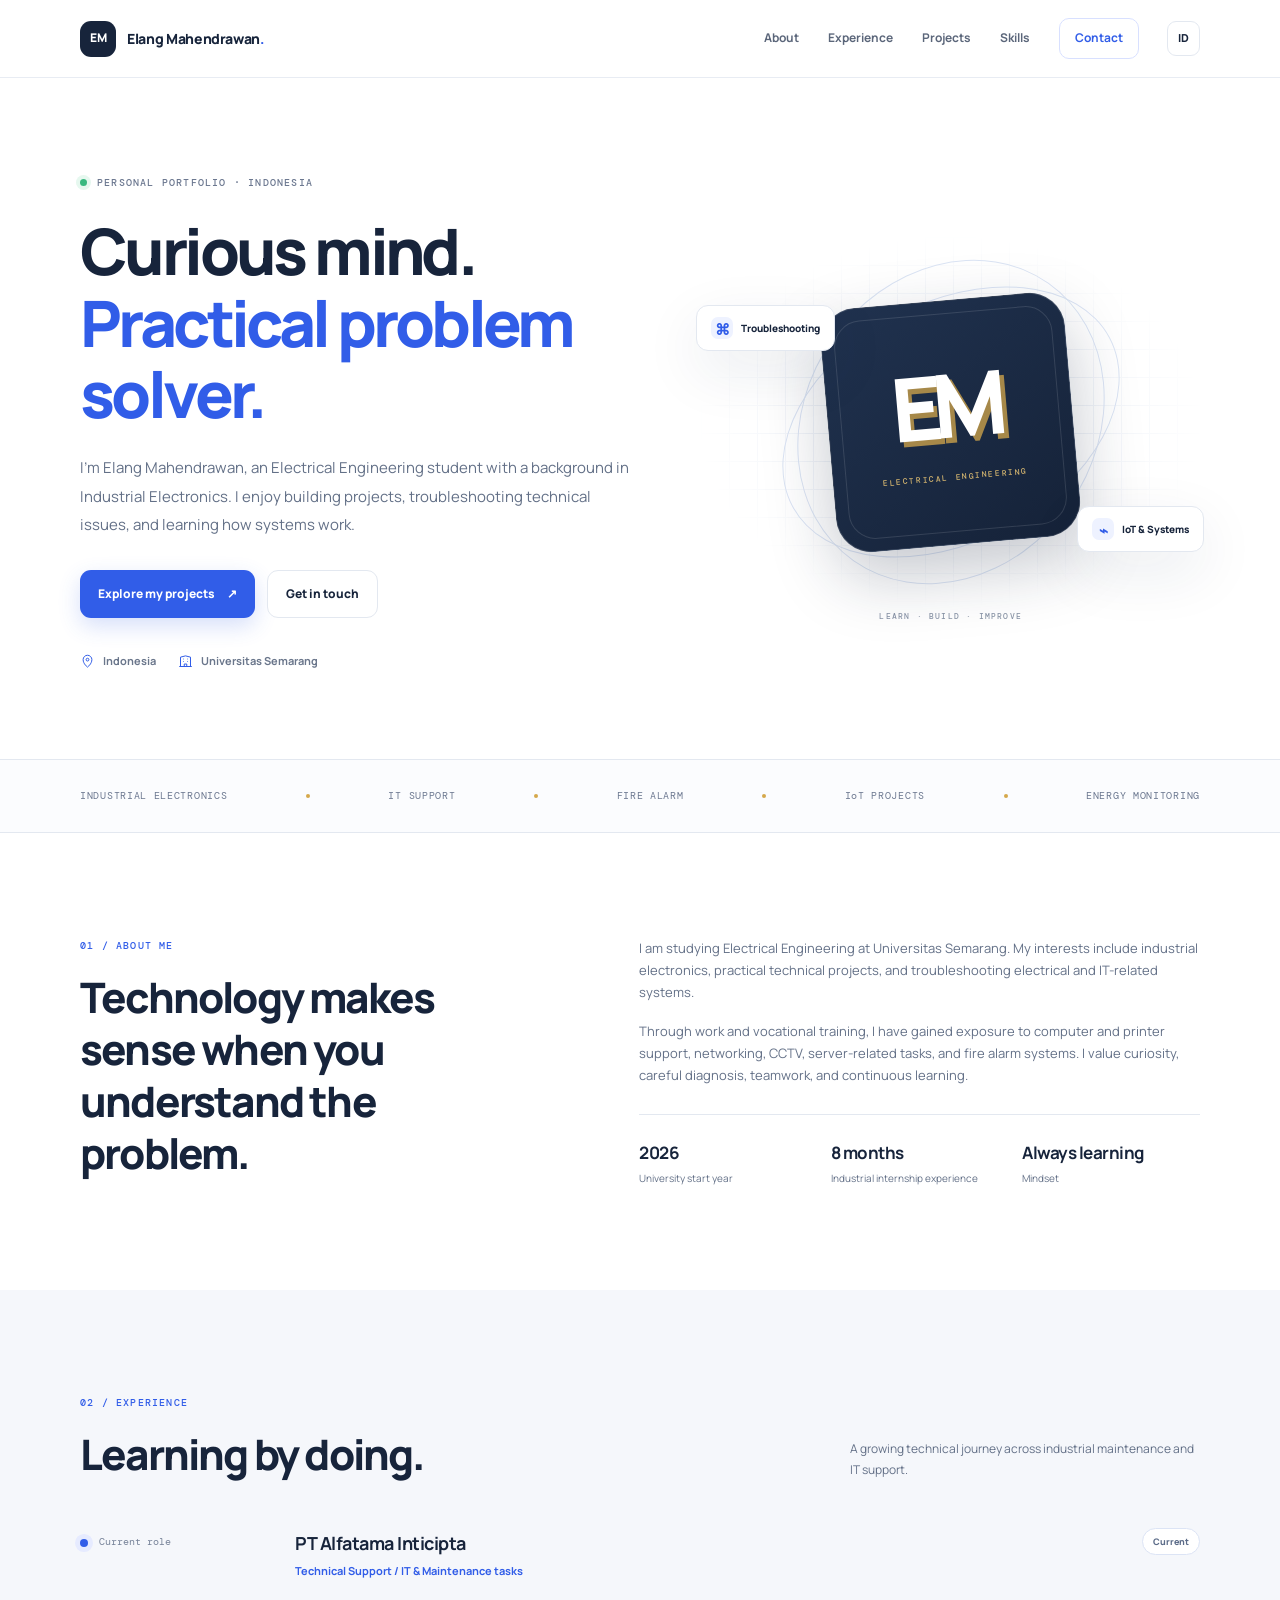
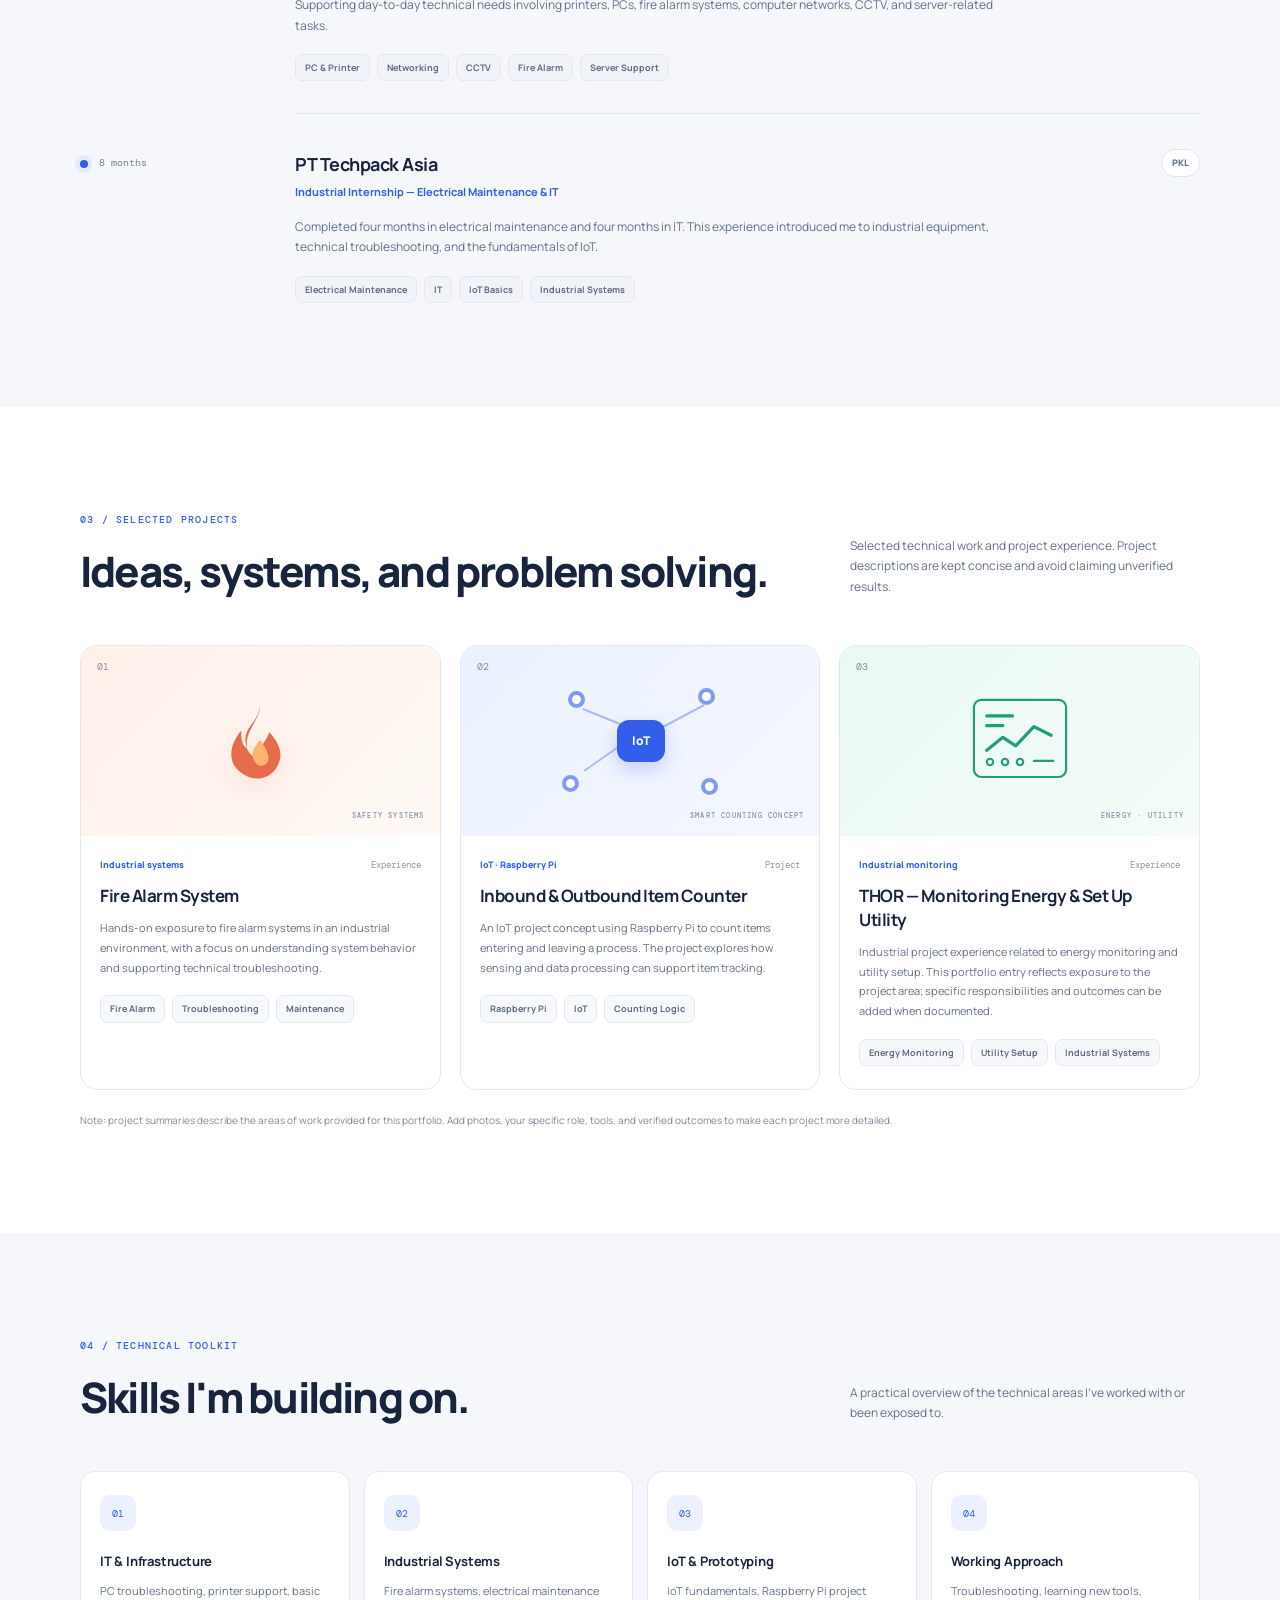
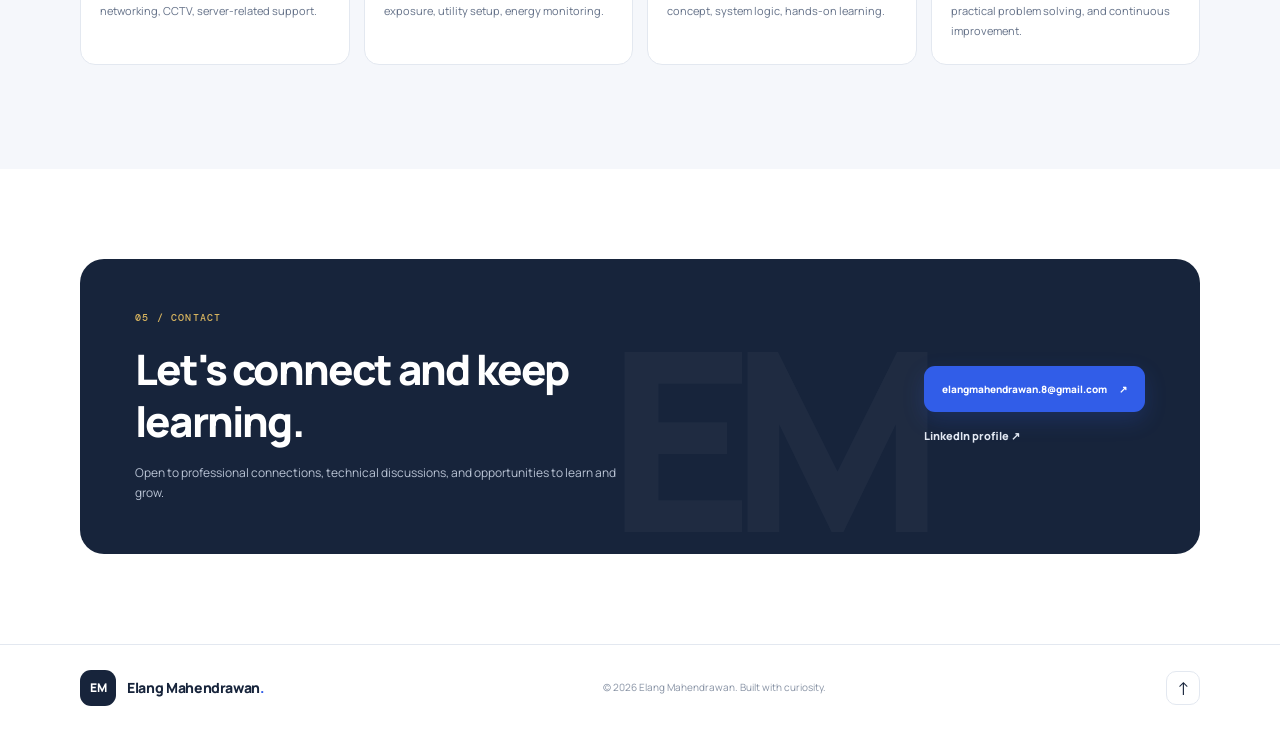
<file: index.html>
<!doctype html>
<html lang="en">
<head>
<meta charset="utf-8">
<meta name="viewport" content="width=device-width, initial-scale=1">
<meta name="theme-color" content="#f6f8fc">
<meta name="description" content="Portfolio of Elang Mahendrawan, Electrical Engineering student at Universitas Semarang, interested in industrial electronics, troubleshooting, IT support, fire alarm systems, CCTV, networking, and IoT projects.">
<meta name="author" content="Elang Mahendrawan">
<meta property="og:type" content="website">
<meta property="og:title" content="Elang Mahendrawan | Electrical Engineering & Industrial Electronics">
<meta property="og:description" content="Personal portfolio in electrical engineering, industrial maintenance, IT support, and IoT projects.">
<meta name="robots" content="index,follow">
<title>Elang Mahendrawan | Electrical Engineering & Industrial Electronics</title>
<link rel="icon" href="favicon.svg" type="image/svg+xml">
<link rel="stylesheet" href="style.css">
<script type="application/ld+json">
{"@context":"https://schema.org","@type":"Person","name":"Elang Mahendrawan","email":"mailto:elangmahendrawan.8@gmail.com","jobTitle":"Electrical Engineering Student","alumniOf":{"@type":"CollegeOrUniversity","name":"Universitas Semarang"},"knowsAbout":["Electrical Engineering","Industrial Electronics","Troubleshooting","IT Support","Fire Alarm Systems","Computer Networking","CCTV","Internet of Things","Energy Monitoring"]}
</script>
</head>
<body>
<a class="skip-link" href="#main">Skip to content</a>
<header class="site-header"><div class="container nav-wrap">
<a class="brand" href="#home" aria-label="Elang Mahendrawan home"><span class="brand-mark">EM</span><span class="brand-name">Elang Mahendrawan<span class="brand-dot">.</span></span></a>
<button class="menu-toggle" id="menuToggle" aria-expanded="false" aria-controls="siteNav" aria-label="Open navigation menu"><span></span><span></span><span></span></button>
<nav class="site-nav" id="siteNav" aria-label="Main navigation">
<a href="#about" data-en="About" data-id="Tentang">About</a><a href="#experience" data-en="Experience" data-id="Pengalaman">Experience</a><a href="#projects" data-en="Projects" data-id="Proyek">Projects</a><a href="#skills" data-en="Skills" data-id="Keahlian">Skills</a><a href="#contact" class="nav-cta" data-en="Contact" data-id="Kontak">Contact</a>
</nav><button class="language-toggle" id="languageToggle" type="button" aria-label="Switch website language">ID</button>
</div></header>
<main id="main">
<section class="hero section" id="home"><div class="container hero-grid"><div class="hero-copy">
<p class="eyebrow"><span class="status-dot"></span><span data-en="PERSONAL PORTFOLIO · INDONESIA" data-id="PORTOFOLIO PRIBADI · INDONESIA">PERSONAL PORTFOLIO · INDONESIA</span></p>
<h1><span data-en="Curious mind." data-id="Selalu ingin tahu.">Curious mind.</span><br><span class="accent" data-en="Practical problem solver." data-id="Suka memecahkan masalah.">Practical problem solver.</span></h1>
<p class="hero-lead" data-en="I'm Elang Mahendrawan, an Electrical Engineering student with a background in Industrial Electronics. I enjoy building projects, troubleshooting technical issues, and learning how systems work." data-id="Saya Elang Mahendrawan, mahasiswa Teknik Elektro dengan latar belakang Teknik Elektronika Industri. Saya senang membuat proyek, melakukan troubleshooting, dan mempelajari cara kerja sebuah sistem.">I'm Elang Mahendrawan, an Electrical Engineering student with a background in Industrial Electronics. I enjoy building projects, troubleshooting technical issues, and learning how systems work.</p>
<div class="hero-actions"><a class="button button-primary" href="#projects"><span data-en="Explore my projects" data-id="Lihat proyek saya">Explore my projects</span><span aria-hidden="true"> ↗</span></a><a class="button button-secondary" href="#contact" data-en="Get in touch" data-id="Hubungi saya">Get in touch</a></div>
<div class="hero-meta"><span><svg viewBox="0 0 24 24" aria-hidden="true"><path d="M12 21s7-5.2 7-12a7 7 0 1 0-14 0c0 6.8 7 12 7 12Z"/><circle cx="12" cy="9" r="2.2"/></svg> Indonesia</span><span><svg viewBox="0 0 24 24" aria-hidden="true"><path d="M4 20V5l8-2 8 2v15M2 20h20M8 8h1m6 0h1M8 12h1m6 0h1M10 20v-4h4v4"/></svg> Universitas Semarang</span></div>
</div><div class="hero-visual" aria-label="EM monogram visual"><div class="visual-grid"></div><div class="orbit orbit-one"></div><div class="orbit orbit-two"></div><div class="monogram-card"><span class="monogram">EM</span><span class="monogram-caption">ELECTRICAL ENGINEERING</span></div><span class="floating-chip chip-one"><span class="chip-icon">⌘</span> Troubleshooting</span><span class="floating-chip chip-two"><span class="chip-icon">⌁</span> IoT & Systems</span><span class="visual-note">LEARN · BUILD · IMPROVE</span></div></div></section>
<section class="trust-strip" aria-label="Areas of interest"><div class="container strip-inner"><span>INDUSTRIAL ELECTRONICS</span><i></i><span>IT SUPPORT</span><i></i><span>FIRE ALARM</span><i></i><span>IoT PROJECTS</span><i></i><span>ENERGY MONITORING</span></div></section>
<section class="section" id="about"><div class="container two-column"><div><p class="section-kicker">01 / <span data-en="ABOUT ME" data-id="TENTANG SAYA">ABOUT ME</span></p><h2 data-en="Technology makes sense when you understand the problem." data-id="Teknologi menjadi berarti saat kita memahami masalahnya.">Technology makes sense when you understand the problem.</h2></div><div class="about-copy">
<p data-en="I am studying Electrical Engineering at Universitas Semarang. My interests include industrial electronics, practical technical projects, and troubleshooting electrical and IT-related systems." data-id="Saya menempuh pendidikan Teknik Elektro di Universitas Semarang. Saya tertarik pada elektronika industri, proyek teknis yang aplikatif, serta troubleshooting pada sistem kelistrikan dan teknologi informasi.">I am studying Electrical Engineering at Universitas Semarang. My interests include industrial electronics, practical technical projects, and troubleshooting electrical and IT-related systems.</p>
<p data-en="Through work and vocational training, I have gained exposure to computer and printer support, networking, CCTV, server-related tasks, and fire alarm systems. I value curiosity, careful diagnosis, teamwork, and continuous learning." data-id="Melalui pekerjaan dan pengalaman praktik, saya mendapat pengalaman menangani dukungan komputer dan printer, jaringan, CCTV, pekerjaan terkait server, serta sistem fire alarm. Saya menghargai rasa ingin tahu, diagnosis yang teliti, kerja sama tim, dan kemauan untuk terus belajar.">Through work and vocational training, I have gained exposure to computer and printer support, networking, CCTV, server-related tasks, and fire alarm systems. I value curiosity, careful diagnosis, teamwork, and continuous learning.</p>
<div class="about-facts"><div><strong>2026</strong><span data-en="University start year" data-id="Tahun mulai kuliah">University start year</span></div><div><strong>8 months</strong><span data-en="Industrial internship experience" data-id="Pengalaman PKL industri">Industrial internship experience</span></div><div><strong>Always learning</strong><span data-en="Mindset" data-id="Prinsip belajar">Mindset</span></div></div>
</div></div></section>
<section class="section section-tint" id="experience"><div class="container"><div class="section-heading"><div><p class="section-kicker">02 / <span data-en="EXPERIENCE" data-id="PENGALAMAN">EXPERIENCE</span></p><h2 data-en="Learning by doing." data-id="Belajar lewat praktik.">Learning by doing.</h2></div><p data-en="A growing technical journey across industrial maintenance and IT support." data-id="Perjalanan teknis yang terus berkembang di bidang maintenance industri dan dukungan IT.">A growing technical journey across industrial maintenance and IT support.</p></div>
<div class="timeline">
<article class="timeline-item"><div class="timeline-date"><span class="timeline-dot"></span><span data-en="Current role" data-id="Pekerjaan saat ini">Current role</span></div><div class="timeline-content"><div class="timeline-title"><div><h3>PT Alfatama Inticipta</h3><p class="role" data-en="Technical Support / IT & Maintenance tasks" data-id="Dukungan Teknis / Tugas IT & Maintenance">Technical Support / IT & Maintenance tasks</p></div><span class="pill" data-en="Current" data-id="Saat ini">Current</span></div><p data-en="Supporting day-to-day technical needs involving printers, PCs, fire alarm systems, computer networks, CCTV, and server-related tasks." data-id="Mendukung kebutuhan teknis sehari-hari yang meliputi printer, PC, sistem fire alarm, jaringan komputer, CCTV, dan pekerjaan terkait server.">Supporting day-to-day technical needs involving printers, PCs, fire alarm systems, computer networks, CCTV, and server-related tasks.</p><div class="tag-row"><span>PC & Printer</span><span>Networking</span><span>CCTV</span><span>Fire Alarm</span><span>Server Support</span></div></div></article>
<article class="timeline-item"><div class="timeline-date"><span class="timeline-dot"></span><span data-en="8 months" data-id="8 bulan">8 months</span></div><div class="timeline-content"><div class="timeline-title"><div><h3>PT Techpack Asia</h3><p class="role" data-en="Industrial Internship — Electrical Maintenance & IT" data-id="PKL Industri — Maintenance Listrik & IT">Industrial Internship — Electrical Maintenance & IT</p></div><span class="pill">PKL</span></div><p data-en="Completed four months in electrical maintenance and four months in IT. This experience introduced me to industrial equipment, technical troubleshooting, and the fundamentals of IoT." data-id="Menjalani empat bulan di bagian maintenance listrik dan empat bulan di bidang IT. Pengalaman ini memperkenalkan saya pada peralatan industri, troubleshooting teknis, dan dasar-dasar IoT.">Completed four months in electrical maintenance and four months in IT. This experience introduced me to industrial equipment, technical troubleshooting, and the fundamentals of IoT.</p><div class="tag-row"><span>Electrical Maintenance</span><span>IT</span><span>IoT Basics</span><span>Industrial Systems</span></div></div></article>
</div></div></section>
<section class="section" id="projects"><div class="container"><div class="section-heading"><div><p class="section-kicker">03 / <span data-en="SELECTED PROJECTS" data-id="PROYEK PILIHAN">SELECTED PROJECTS</span></p><h2 data-en="Ideas, systems, and problem solving." data-id="Ide, sistem, dan pemecahan masalah.">Ideas, systems, and problem solving.</h2></div><p data-en="Selected technical work and project experience. Project descriptions are kept concise and avoid claiming unverified results." data-id="Pilihan pekerjaan teknis dan pengalaman proyek. Deskripsi dibuat ringkas tanpa mengklaim hasil yang belum terverifikasi.">Selected technical work and project experience. Project descriptions are kept concise and avoid claiming unverified results.</p></div>
<div class="project-grid">
<article class="project-card"><div class="project-visual visual-fire"><span class="project-number">01</span><svg viewBox="0 0 120 100" aria-hidden="true"><path d="M60 12c-2 20-19 23-15 43 2 9 8 13 15 15-3-13 7-19 10-29 12 13 16 26 7 39-7 10-21 14-33 7C22 75 28 53 40 39c-1 15 4 18 6 19C44 37 60 29 60 12Z"/><path d="M60 49c-7 9-10 15-6 23 2 4 7 6 11 4 8-5 3-16-5-27Z" class="inner-flame"/></svg><span class="visual-label">SAFETY SYSTEMS</span></div><div class="project-body"><div class="project-topline"><span class="project-type" data-en="Industrial systems" data-id="Sistem industri">Industrial systems</span><span class="project-status" data-en="Experience" data-id="Pengalaman">Experience</span></div><h3>Fire Alarm System</h3><p data-en="Hands-on exposure to fire alarm systems in an industrial environment, with a focus on understanding system behavior and supporting technical troubleshooting." data-id="Pengalaman praktik dengan sistem fire alarm di lingkungan industri, dengan fokus memahami perilaku sistem dan mendukung troubleshooting teknis.">Hands-on exposure to fire alarm systems in an industrial environment, with a focus on understanding system behavior and supporting technical troubleshooting.</p><div class="tag-row"><span>Fire Alarm</span><span>Troubleshooting</span><span>Maintenance</span></div></div></article>
<article class="project-card"><div class="project-visual visual-iot"><span class="project-number">02</span><div class="iot-graphic"><span class="node node-a"></span><span class="node node-b"></span><span class="node node-c"></span><span class="node node-d"></span><span class="iot-line line-a"></span><span class="iot-line line-b"></span><span class="iot-line line-c"></span><span class="iot-core">IoT</span></div><span class="visual-label">SMART COUNTING CONCEPT</span></div><div class="project-body"><div class="project-topline"><span class="project-type">IoT · Raspberry Pi</span><span class="project-status" data-en="Project" data-id="Proyek">Project</span></div><h3 data-en="Inbound & Outbound Item Counter" data-id="Penghitung Barang Masuk & Keluar">Inbound & Outbound Item Counter</h3><p data-en="An IoT project concept using Raspberry Pi to count items entering and leaving a process. The project explores how sensing and data processing can support item tracking." data-id="Konsep proyek IoT menggunakan Raspberry Pi untuk menghitung barang yang masuk dan keluar dari suatu proses. Proyek ini mengeksplorasi bagaimana sensor dan pengolahan data dapat membantu pelacakan barang.">An IoT project concept using Raspberry Pi to count items entering and leaving a process. The project explores how sensing and data processing can support item tracking.</p><div class="tag-row"><span>Raspberry Pi</span><span>IoT</span><span>Counting Logic</span></div></div></article>
<article class="project-card"><div class="project-visual visual-energy"><span class="project-number">03</span><svg viewBox="0 0 140 100" aria-hidden="true"><rect x="27" y="12" width="86" height="72" rx="7"/><path d="M39 27h24M39 36h15M39 59l15-12 12 8 17-18 16 8"/><path d="M83 69h18"/><circle cx="42" cy="70" r="3"/><circle cx="56" cy="70" r="3"/><circle cx="70" cy="70" r="3"/></svg><span class="visual-label">ENERGY · UTILITY</span></div><div class="project-body"><div class="project-topline"><span class="project-type" data-en="Industrial monitoring" data-id="Monitoring industri">Industrial monitoring</span><span class="project-status" data-en="Experience" data-id="Pengalaman">Experience</span></div><h3>THOR — Monitoring Energy & Set Up Utility</h3><p data-en="Industrial project experience related to energy monitoring and utility setup. This portfolio entry reflects exposure to the project area; specific responsibilities and outcomes can be added when documented." data-id="Pengalaman proyek industri yang berkaitan dengan monitoring energi dan setup utility. Entri ini menunjukkan paparan pada bidang proyek tersebut; tanggung jawab dan hasil spesifik dapat ditambahkan setelah terdokumentasi.">Industrial project experience related to energy monitoring and utility setup. This portfolio entry reflects exposure to the project area; specific responsibilities and outcomes can be added when documented.</p><div class="tag-row"><span>Energy Monitoring</span><span>Utility Setup</span><span>Industrial Systems</span></div></div></article>
</div><p class="project-note" data-en="Note: project summaries describe the areas of work provided for this portfolio. Add photos, your specific role, tools, and verified outcomes to make each project more detailed." data-id="Catatan: ringkasan proyek menggambarkan bidang pekerjaan yang disampaikan untuk portofolio ini. Tambahkan foto, peran spesifik, alat yang digunakan, dan hasil terverifikasi agar tiap proyek lebih detail.">Note: project summaries describe the areas of work provided for this portfolio. Add photos, your specific role, tools, and verified outcomes to make each project more detailed.</p>
</div></section>
<section class="section section-tint" id="skills"><div class="container"><div class="section-heading"><div><p class="section-kicker">04 / <span data-en="TECHNICAL TOOLKIT" data-id="PERANGKAT TEKNIS">TECHNICAL TOOLKIT</span></p><h2 data-en="Skills I'm building on." data-id="Keahlian yang terus saya kembangkan.">Skills I'm building on.</h2></div><p data-en="A practical overview of the technical areas I've worked with or been exposed to." data-id="Gambaran praktis bidang teknis yang pernah saya kerjakan atau pelajari.">A practical overview of the technical areas I've worked with or been exposed to.</p></div>
<div class="skills-grid">
<div class="skill-group"><div class="skill-icon">01</div><h3 data-en="IT & Infrastructure" data-id="IT & Infrastruktur">IT & Infrastructure</h3><p>PC troubleshooting, printer support, basic networking, CCTV, server-related support.</p></div>
<div class="skill-group"><div class="skill-icon">02</div><h3 data-en="Industrial Systems" data-id="Sistem Industri">Industrial Systems</h3><p>Fire alarm systems, electrical maintenance exposure, utility setup, energy monitoring.</p></div>
<div class="skill-group"><div class="skill-icon">03</div><h3 data-en="IoT & Prototyping" data-id="IoT & Prototyping">IoT & Prototyping</h3><p>IoT fundamentals, Raspberry Pi project concept, system logic, hands-on learning.</p></div>
<div class="skill-group"><div class="skill-icon">04</div><h3 data-en="Working Approach" data-id="Cara Bekerja">Working Approach</h3><p data-en="Troubleshooting, learning new tools, practical problem solving, and continuous improvement." data-id="Troubleshooting, mempelajari alat baru, pemecahan masalah praktis, dan perbaikan berkelanjutan.">Troubleshooting, learning new tools, practical problem solving, and continuous improvement.</p></div>
</div></div></section>
<section class="section contact-section" id="contact"><div class="container contact-panel"><div><p class="section-kicker">05 / <span data-en="CONTACT" data-id="KONTAK">CONTACT</span></p><h2 data-en="Let's connect and keep learning." data-id="Mari terhubung dan terus belajar.">Let's connect and keep learning.</h2><p data-en="Open to professional connections, technical discussions, and opportunities to learn and grow." data-id="Terbuka untuk koneksi profesional, diskusi teknis, serta kesempatan untuk belajar dan berkembang.">Open to professional connections, technical discussions, and opportunities to learn and grow.</p></div><div class="contact-actions"><a class="button button-primary" href="mailto:elangmahendrawan.8@gmail.com">elangmahendrawan.8@gmail.com <span aria-hidden="true">↗</span></a><a class="text-link" href="https://www.linkedin.com/in/elang-mahendrawan-85733a414/" target="_blank" rel="noopener noreferrer">LinkedIn profile <span aria-hidden="true">↗</span></a></div></div></section>
</main>
<footer class="site-footer"><div class="container footer-inner"><a class="brand" href="#home"><span class="brand-mark">EM</span><span class="brand-name">Elang Mahendrawan<span class="brand-dot">.</span></span></a><p>© <span id="year"></span> Elang Mahendrawan. <span data-en="Built with curiosity." data-id="Dibangun dengan rasa ingin tahu.">Built with curiosity.</span></p><a class="back-top" href="#home" aria-label="Back to top">↑</a></div></footer>
<script src="script.js"></script>
</body></html>
</file>
<file: style.css>
@import url('https://fonts.googleapis.com/css2?family=DM+Mono:wght@400;500&family=Manrope:wght@400;500;600;700;800&display=swap');
:root{--ink:#17243b;--muted:#637087;--line:#e3e8f0;--paper:#fff;--tint:#f5f7fb;--blue:#315de8;--blue-dark:#2447c7;--gold:#d5a84b;--radius:22px;--shadow:0 20px 60px rgba(27,45,80,.09)}
*{box-sizing:border-box}html{scroll-behavior:smooth;scroll-padding-top:92px}body{margin:0;font-family:Manrope,Arial,sans-serif;color:var(--ink);background:var(--paper);line-height:1.7;-webkit-font-smoothing:antialiased}a{color:inherit;text-decoration:none}button{font:inherit}.container{width:min(1120px,calc(100% - 44px));margin-inline:auto}.section{padding:104px 0}.skip-link{position:absolute;left:12px;top:-60px;background:var(--ink);color:white;padding:10px 14px;border-radius:8px;z-index:99}.skip-link:focus{top:12px}.site-header{height:78px;position:sticky;top:0;background:rgba(255,255,255,.92);backdrop-filter:blur(16px);border-bottom:1px solid rgba(227,232,240,.8);z-index:20}.nav-wrap{height:100%;display:flex;align-items:center;gap:28px}.brand{display:inline-flex;align-items:center;gap:11px;font-weight:800;white-space:nowrap}.brand-mark{display:grid;place-items:center;width:36px;height:36px;border-radius:11px;background:var(--ink);color:white;font-size:12px;letter-spacing:-.5px}.brand-name{font-size:14px;letter-spacing:-.35px}.brand-dot{color:var(--blue)}.site-nav{display:flex;align-items:center;gap:29px;margin-left:auto}.site-nav a{font-size:12px;font-weight:700;color:#5b667a;transition:color .2s}.site-nav a:hover,.text-link:hover{color:var(--blue)}.site-nav .nav-cta{color:var(--blue);padding:9px 15px;border:1px solid #d8e0ff;border-radius:10px}.language-toggle{border:1px solid var(--line);background:white;color:var(--ink);border-radius:9px;padding:7px 10px;font-size:11px;font-weight:800;cursor:pointer}.menu-toggle{display:none;background:none;border:0;padding:8px}.menu-toggle span{display:block;width:22px;height:2px;background:var(--ink);margin:5px}.hero{padding:96px 0 88px;overflow:hidden}.hero-grid{display:grid;grid-template-columns:1.05fr .95fr;align-items:center;gap:70px}.eyebrow,.section-kicker,.visual-note,.monogram-caption,.visual-label{font-family:"DM Mono",monospace;letter-spacing:1.2px;font-size:10px;font-weight:500}.eyebrow{display:flex;align-items:center;gap:10px;color:#6c7890;margin:0 0 24px}.status-dot{width:7px;height:7px;background:#39b980;border-radius:50%;box-shadow:0 0 0 4px #e6f8ef}.hero h1{font-size:clamp(42px,5vw,65px);letter-spacing:-3.6px;line-height:1.12;margin:0 0 24px;font-weight:800}.accent{color:var(--blue)}.hero-lead{max-width:550px;color:var(--muted);font-size:15px;line-height:1.9;margin:0}.hero-actions{display:flex;flex-wrap:wrap;gap:12px;margin-top:30px}.button{display:inline-flex;align-items:center;justify-content:center;gap:12px;padding:13px 18px;border-radius:11px;font-size:12px;font-weight:800;transition:transform .2s,background .2s;min-height:46px}.button:hover{transform:translateY(-2px)}.button-primary{background:var(--blue);color:white;box-shadow:0 8px 22px rgba(49,93,232,.2)}.button-primary:hover{background:var(--blue-dark)}.button-secondary{border:1px solid var(--line);background:white}.hero-meta{display:flex;flex-wrap:wrap;gap:22px;margin-top:34px;color:#6a768b;font-size:11px;font-weight:700}.hero-meta span{display:flex;align-items:center;gap:8px}.hero-meta svg{width:15px;height:15px;fill:none;stroke:var(--blue);stroke-width:1.6}.hero-visual{position:relative;min-height:410px;display:grid;place-items:center}.visual-grid{position:absolute;inset:20px 0;background-image:linear-gradient(#e8edf5 1px,transparent 1px),linear-gradient(90deg,#e8edf5 1px,transparent 1px);background-size:28px 28px;mask-image:radial-gradient(ellipse,black 20%,transparent 72%)}.orbit{position:absolute;border:1px solid #dbe4f4;border-radius:50%;transform:rotate(-28deg)}.orbit-one{width:360px;height:240px}.orbit-two{width:290px;height:340px;transform:rotate(35deg)}.monogram-card{width:245px;height:245px;background:linear-gradient(145deg,#20324f,#152238);border-radius:36px;box-shadow:0 25px 65px rgba(23,36,59,.25);display:flex;flex-direction:column;align-items:center;justify-content:center;position:relative;z-index:2;transform:rotate(-5deg);border:1px solid rgba(255,255,255,.15)}.monogram-card:after{content:"";position:absolute;inset:12px;border:1px solid rgba(255,255,255,.12);border-radius:27px}.monogram{font-size:88px;font-weight:800;letter-spacing:-10px;line-height:1;color:white;text-shadow:4px 5px 0 rgba(213,168,75,.75);margin-left:-9px}.monogram-caption{color:#d4b56f;margin-top:23px;font-size:8px;letter-spacing:1.6px}.floating-chip{position:absolute;z-index:3;background:white;padding:11px 14px;border:1px solid var(--line);box-shadow:var(--shadow);border-radius:12px;font-size:10px;font-weight:800;display:flex;align-items:center;gap:8px}.chip-one{left:-5px;top:88px}.chip-two{right:-4px;bottom:75px}.chip-icon{display:grid;place-items:center;width:22px;height:22px;border-radius:7px;background:#eef2ff;color:var(--blue);font-size:15px}.visual-note{position:absolute;bottom:4px;left:50%;transform:translateX(-50%);color:#8b96a8;font-size:8px;white-space:nowrap}.trust-strip{border-block:1px solid var(--line);background:#fbfcfe}.strip-inner{min-height:72px;display:flex;align-items:center;justify-content:space-between;gap:16px;color:#6c7890;font:10px "DM Mono",monospace;letter-spacing:.7px}.strip-inner i{width:4px;height:4px;background:var(--gold);border-radius:50%;flex:none}.two-column{display:grid;grid-template-columns:.9fr 1.1fr;gap:100px}.section-kicker{color:var(--blue);margin:0 0 17px}.section h2,.contact-panel h2{font-size:clamp(29px,3.4vw,42px);letter-spacing:-1.8px;line-height:1.24;margin:0;font-weight:800}.about-copy{color:var(--muted);font-size:13px}.about-copy p{margin:0 0 17px}.about-facts{display:grid;grid-template-columns:repeat(3,1fr);gap:14px;margin-top:28px;padding-top:24px;border-top:1px solid var(--line)}.about-facts div{display:flex;flex-direction:column;gap:3px}.about-facts strong{color:var(--ink);font-size:17px;letter-spacing:-.5px}.about-facts span{font-size:10px;line-height:1.5}.section-tint{background:var(--tint)}.section-heading{display:flex;align-items:end;justify-content:space-between;gap:40px;margin-bottom:48px}.section-heading>p{max-width:350px;margin:0;color:var(--muted);font-size:12px}.timeline{display:grid;gap:35px}.timeline-item{display:grid;grid-template-columns:180px 1fr;gap:35px}.timeline-date{display:flex;align-items:flex-start;gap:11px;color:#778399;font:10px "DM Mono",monospace;padding-top:7px}.timeline-dot{width:8px;height:8px;border-radius:50%;background:var(--blue);box-shadow:0 0 0 5px #e6ebff;margin-top:4px;flex:none}.timeline-content{border-bottom:1px solid #dfe5ef;padding:0 0 32px}.timeline-item:last-child .timeline-content{border-bottom:0;padding-bottom:0}.timeline-title{display:flex;align-items:flex-start;justify-content:space-between;gap:20px}.timeline-title h3{font-size:18px;letter-spacing:-.5px;margin:0 0 3px}.role{margin:0 0 15px;color:var(--blue);font-size:11px;font-weight:700}.timeline-content>p{font-size:12px;color:var(--muted);max-width:720px;margin:0 0 18px}.pill{border:1px solid #dce4f5;background:white;border-radius:100px;padding:5px 10px;font-size:9px;font-weight:800;color:#5c6c89;white-space:nowrap}.tag-row{display:flex;flex-wrap:wrap;gap:7px}.tag-row span{font-size:9px;font-weight:700;color:#5d6a80;background:#f0f3f8;border:1px solid #e4e9f1;padding:5px 9px;border-radius:7px}.section:not(.section-tint) .project-card .tag-row span{background:#f7f8fb}.project-grid{display:grid;grid-template-columns:repeat(3,1fr);gap:19px}.project-card{border:1px solid var(--line);border-radius:17px;overflow:hidden;background:white;transition:transform .2s,box-shadow .2s}.project-card:hover{transform:translateY(-5px);box-shadow:var(--shadow)}.project-visual{height:190px;position:relative;display:grid;place-items:center;overflow:hidden}.visual-fire{background:linear-gradient(135deg,#fff0e9,#fff9f5)}.visual-fire svg{width:112px;fill:#e66b4b;filter:drop-shadow(0 10px 15px rgba(230,107,75,.15))}.visual-fire .inner-flame{fill:#ffb56d}.visual-iot{background:linear-gradient(135deg,#eaf1ff,#f4f7ff)}.iot-graphic{position:relative;width:180px;height:125px}.iot-core{position:absolute;left:67px;top:42px;width:48px;height:42px;border-radius:12px;background:#315de8;color:white;display:grid;place-items:center;font-size:12px;font-weight:800;box-shadow:0 7px 18px #315de83d}.node{position:absolute;width:17px;height:17px;background:white;border:4px solid #7f9af3;border-radius:50%;z-index:2}.node-a{left:18px;top:13px}.node-b{right:15px;top:10px}.node-c{left:12px;bottom:11px}.node-d{right:12px;bottom:8px}.iot-line{height:2px;background:#a9baf7;position:absolute;transform-origin:left}.line-a{left:33px;top:30px;width:50px;transform:rotate(22deg)}.line-b{left:111px;top:49px;width:49px;transform:rotate(-28deg)}.line-c{left:34px;top:92px;width:47px;transform:rotate(-35deg)}.visual-energy{background:linear-gradient(135deg,#e9f8f3,#f5fcf9)}.visual-energy svg{width:150px;fill:none;stroke:#219c7c;stroke-width:2;stroke-linecap:round;stroke-linejoin:round}.visual-energy svg path:nth-child(2){stroke-width:3}.project-number{position:absolute;left:16px;top:14px;font:10px "DM Mono",monospace;color:#8490a4}.visual-label{position:absolute;bottom:14px;right:15px;font-size:7px;color:#8390a3}.project-body{padding:21px 19px 23px}.project-topline{display:flex;align-items:center;justify-content:space-between;gap:8px;margin-bottom:12px}.project-type{font-size:9px;font-weight:800;color:var(--blue)}.project-status{font:9px "DM Mono",monospace;color:#8b96a8}.project-body h3{font-size:17px;line-height:1.4;letter-spacing:-.5px;margin:0 0 10px}.project-body p{font-size:11px;line-height:1.8;color:var(--muted);margin:0 0 18px}.project-note{font-size:10px;color:#7c879a;margin:22px 0 0}.skills-grid{display:grid;grid-template-columns:repeat(4,1fr);gap:14px}.skill-group{background:white;border:1px solid var(--line);border-radius:15px;padding:23px 19px}.skill-icon{display:grid;place-items:center;width:36px;height:36px;border-radius:10px;background:#edf1ff;color:var(--blue);font:10px "DM Mono",monospace;margin-bottom:19px}.skill-group h3{font-size:13px;margin:0 0 9px;letter-spacing:-.2px}.skill-group p{font-size:11px;line-height:1.8;color:var(--muted);margin:0}.contact-section{padding-top:90px;padding-bottom:90px}.contact-panel{background:#17243b;border-radius:24px;padding:50px 55px;display:flex;justify-content:space-between;align-items:center;gap:45px;color:white;position:relative;overflow:hidden}.contact-panel:after{content:"EM";position:absolute;right:25%;bottom:-95px;font-size:250px;font-weight:800;letter-spacing:-25px;color:rgba(255,255,255,.035);pointer-events:none}.contact-panel>div{position:relative;z-index:1}.contact-panel .section-kicker{color:#d7b45f}.contact-panel h2{max-width:520px}.contact-panel p:not(.section-kicker){color:#b9c3d4;font-size:12px;max-width:500px;margin:16px 0 0}.contact-actions{display:flex;flex-direction:column;align-items:flex-start;gap:15px;flex:none}.contact-actions .button{font-size:10px;white-space:nowrap}.text-link{font-size:11px;font-weight:800;color:#e2e8f3}.site-footer{border-top:1px solid var(--line)}.footer-inner{min-height:86px;display:flex;align-items:center;justify-content:space-between;gap:20px}.footer-inner p{font-size:10px;color:#8792a4;margin:0}.back-top{display:grid;place-items:center;width:34px;height:34px;border:1px solid var(--line);border-radius:10px;font-size:18px}.back-top:hover{color:var(--blue);border-color:#bdcaff}
@media(max-width:900px){.hero-grid{gap:30px}.hero h1{font-size:49px}.hero-visual{min-height:360px}.monogram-card{width:210px;height:210px}.monogram{font-size:75px}.orbit-one{width:300px}.orbit-two{height:290px}.two-column{gap:50px}.project-grid{grid-template-columns:repeat(2,1fr)}.skills-grid{grid-template-columns:repeat(2,1fr)}.strip-inner{flex-wrap:wrap;justify-content:center;padding:20px 0}.strip-inner span{font-size:9px}.contact-panel{padding:40px}.site-nav{gap:17px}}
@media(max-width:680px){.container{width:min(100% - 34px,540px)}.site-header{height:68px}.brand-name{font-size:12px}.nav-wrap{gap:12px}.menu-toggle{display:block;margin-left:auto;order:2}.language-toggle{order:3}.site-nav{display:none;position:absolute;top:67px;left:0;right:0;padding:18px 22px 22px;background:white;border-bottom:1px solid var(--line);box-shadow:0 18px 25px #17243b0d;flex-direction:column;align-items:stretch;gap:0;margin:0}.site-nav.open{display:flex}.site-nav a{padding:12px 0}.site-nav .nav-cta{padding:10px 13px;text-align:center;margin-top:8px}.hero{padding:65px 0 55px}.hero-grid{grid-template-columns:1fr;gap:20px}.hero h1{font-size:clamp(41px,11vw,55px);letter-spacing:-2.6px}.hero-lead{font-size:13px}.hero-visual{min-height:330px;margin-top:0}.monogram-card{width:195px;height:195px}.monogram{font-size:70px}.chip-one{left:0;top:60px}.chip-two{right:0;bottom:55px}.visual-note{bottom:0}.strip-inner{gap:10px 13px;min-height:80px}.strip-inner span{font-size:8px}.strip-inner i{width:3px;height:3px}.section{padding:72px 0}.two-column{grid-template-columns:1fr;gap:25px}.section h2,.contact-panel h2{font-size:32px}.about-facts{gap:10px}.about-facts strong{font-size:15px}.about-facts span{font-size:9px}.section-heading{display:block;margin-bottom:32px}.section-heading>p{margin-top:15px}.timeline-item{grid-template-columns:1fr;gap:10px}.timeline-date{padding-top:0}.timeline-title h3{font-size:16px}.timeline-content{padding-bottom:25px}.project-grid{grid-template-columns:1fr}.project-visual{height:185px}.project-body{padding:20px}.skills-grid{grid-template-columns:1fr 1fr;gap:10px}.skill-group{padding:18px 14px}.skill-group h3{font-size:12px}.skill-group p{font-size:10px}.contact-section{padding:62px 0}.contact-panel{padding:30px 24px;display:block}.contact-actions{margin-top:25px}.contact-actions .button{white-space:normal;overflow-wrap:anywhere;max-width:100%}.contact-panel:after{right:-20px;font-size:180px}.footer-inner{padding:22px 0;flex-wrap:wrap}.footer-inner p{order:3;width:100%}}
@media(prefers-reduced-motion:reduce){html{scroll-behavior:auto}*,*:before,*:after{transition:none!important;animation:none!important}}
</file>
